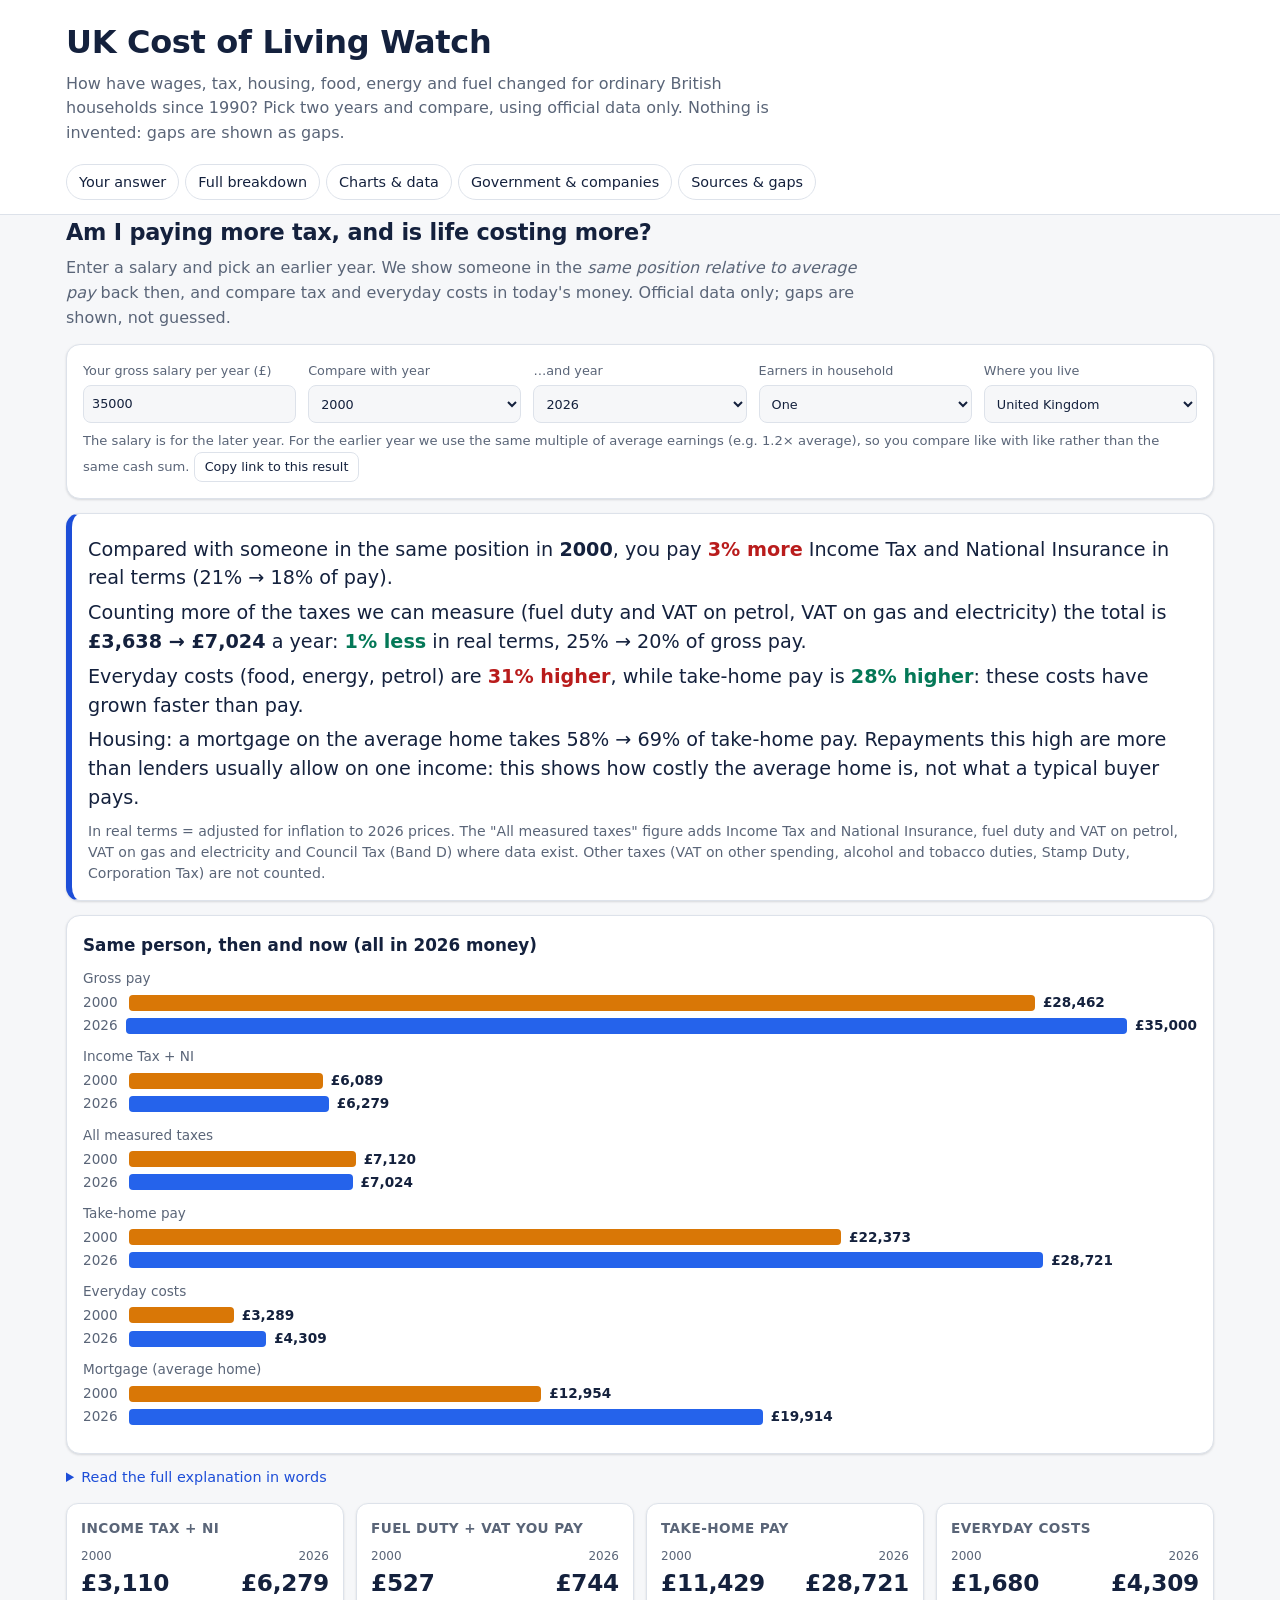
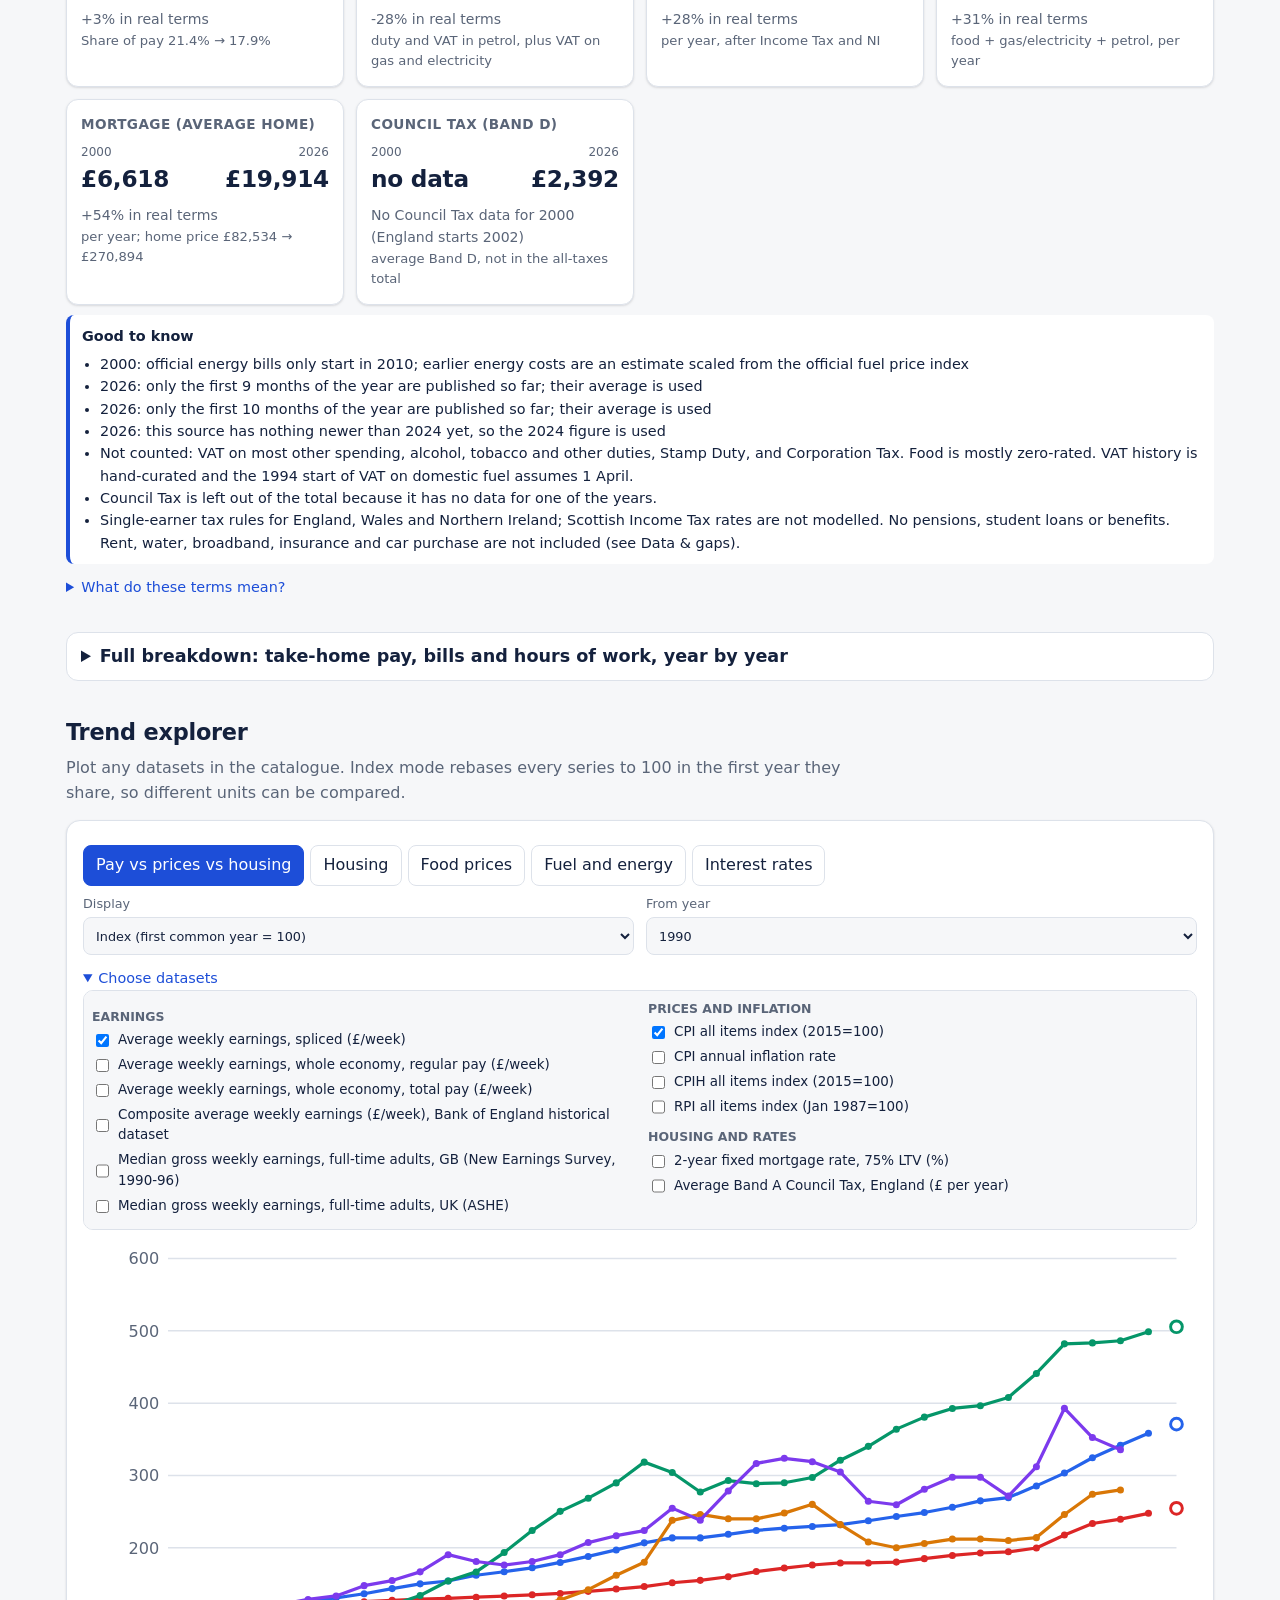
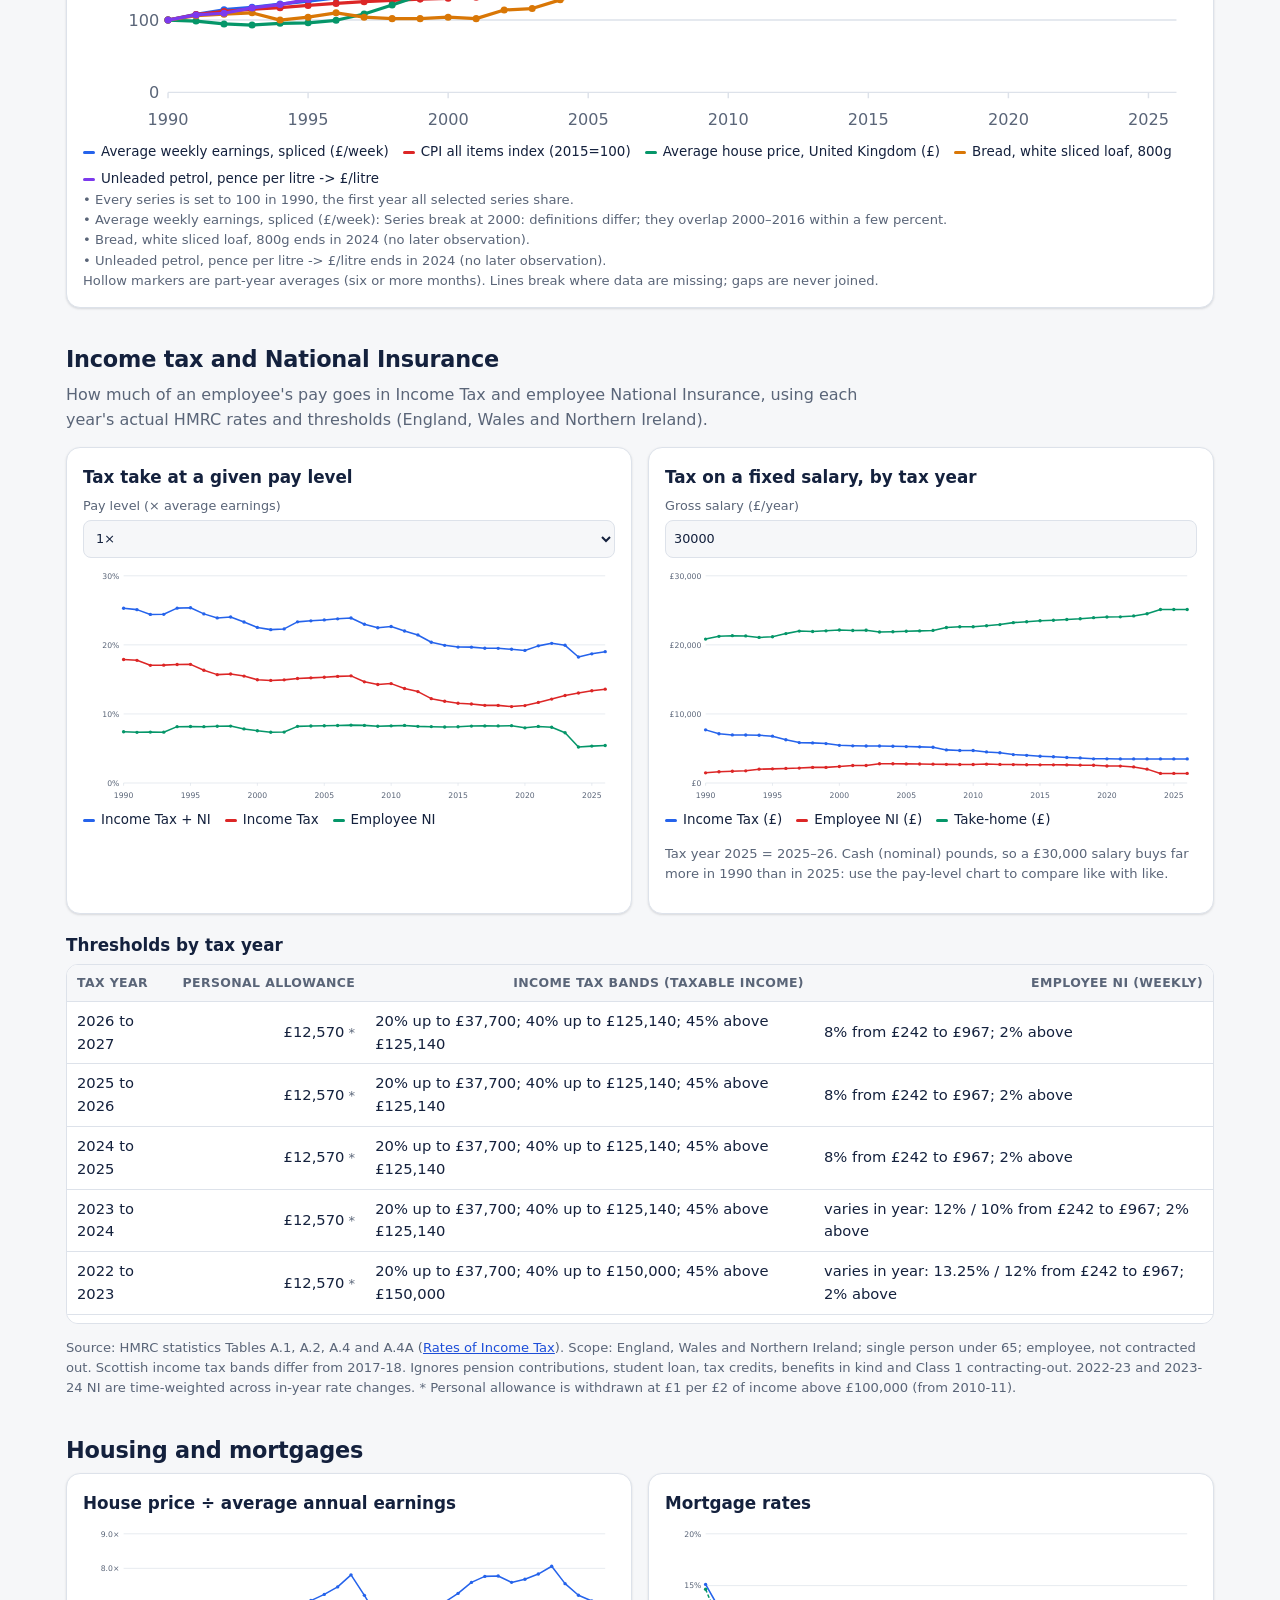
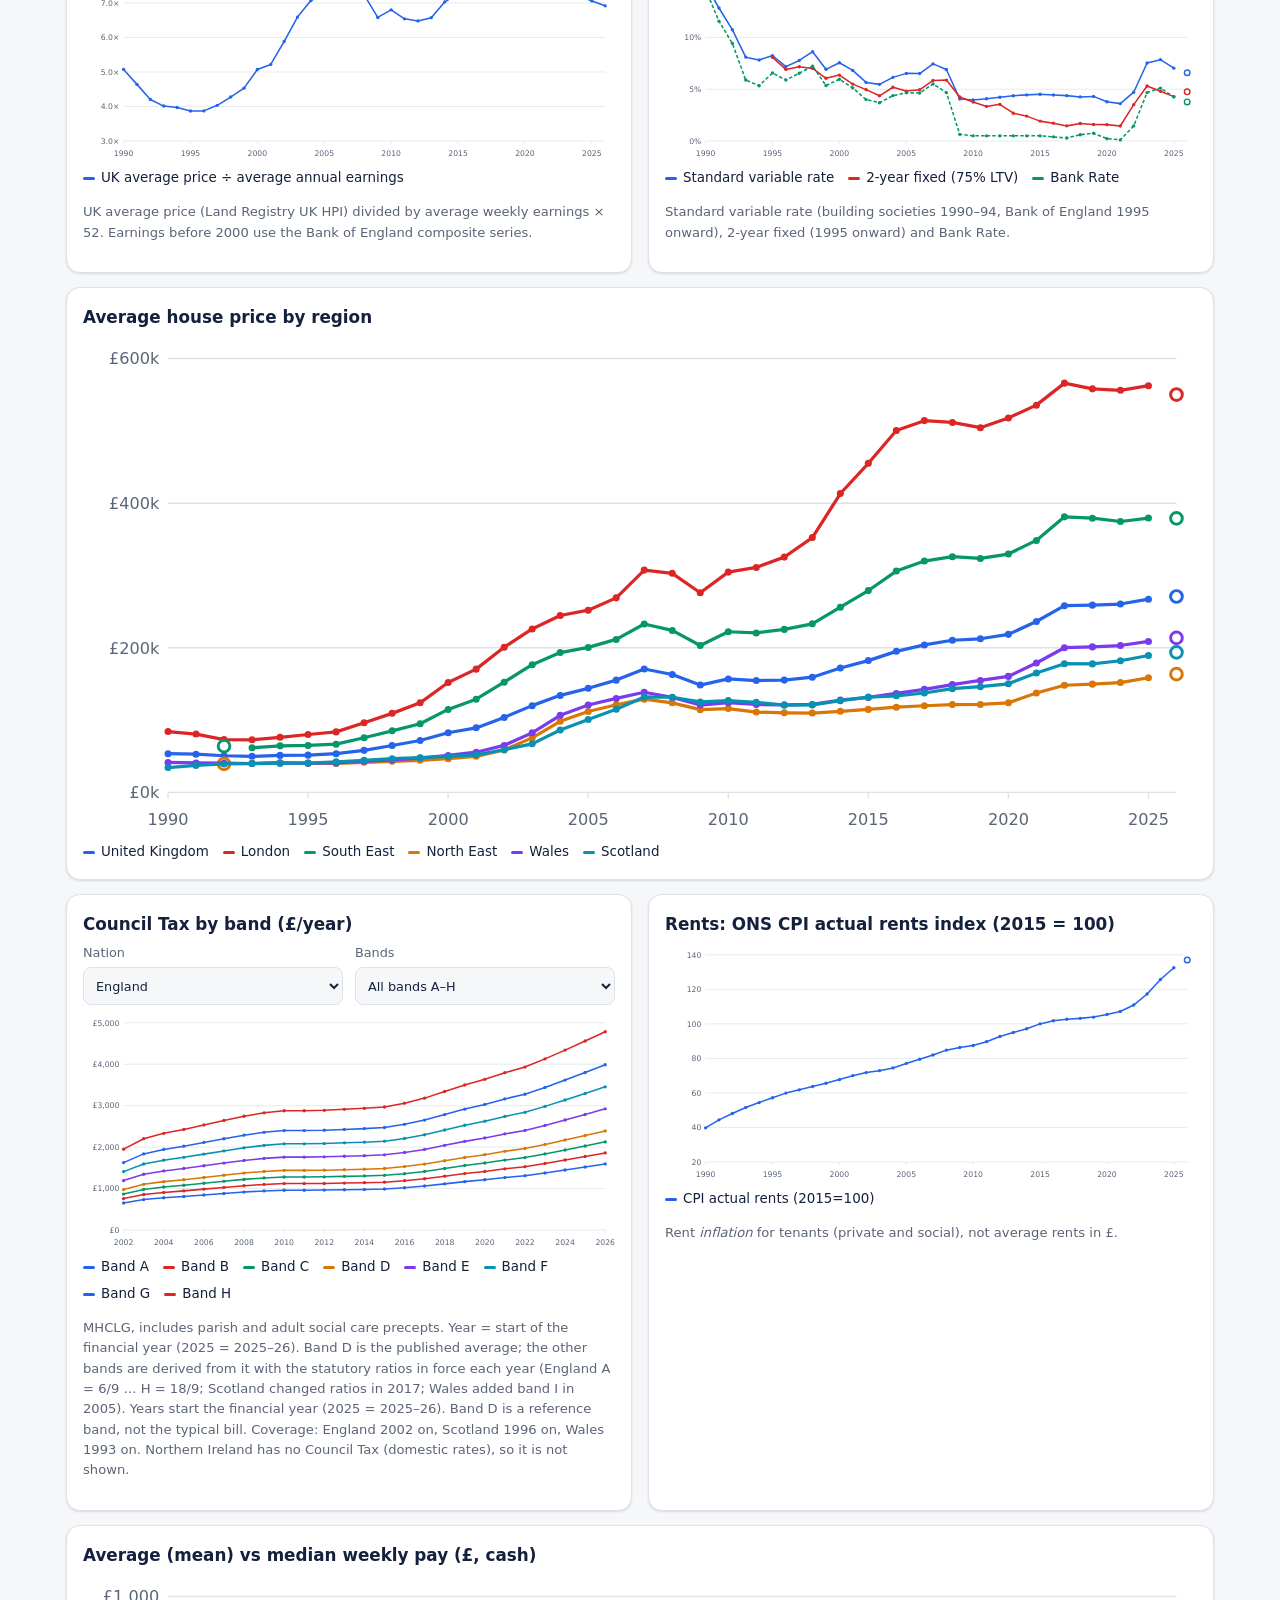
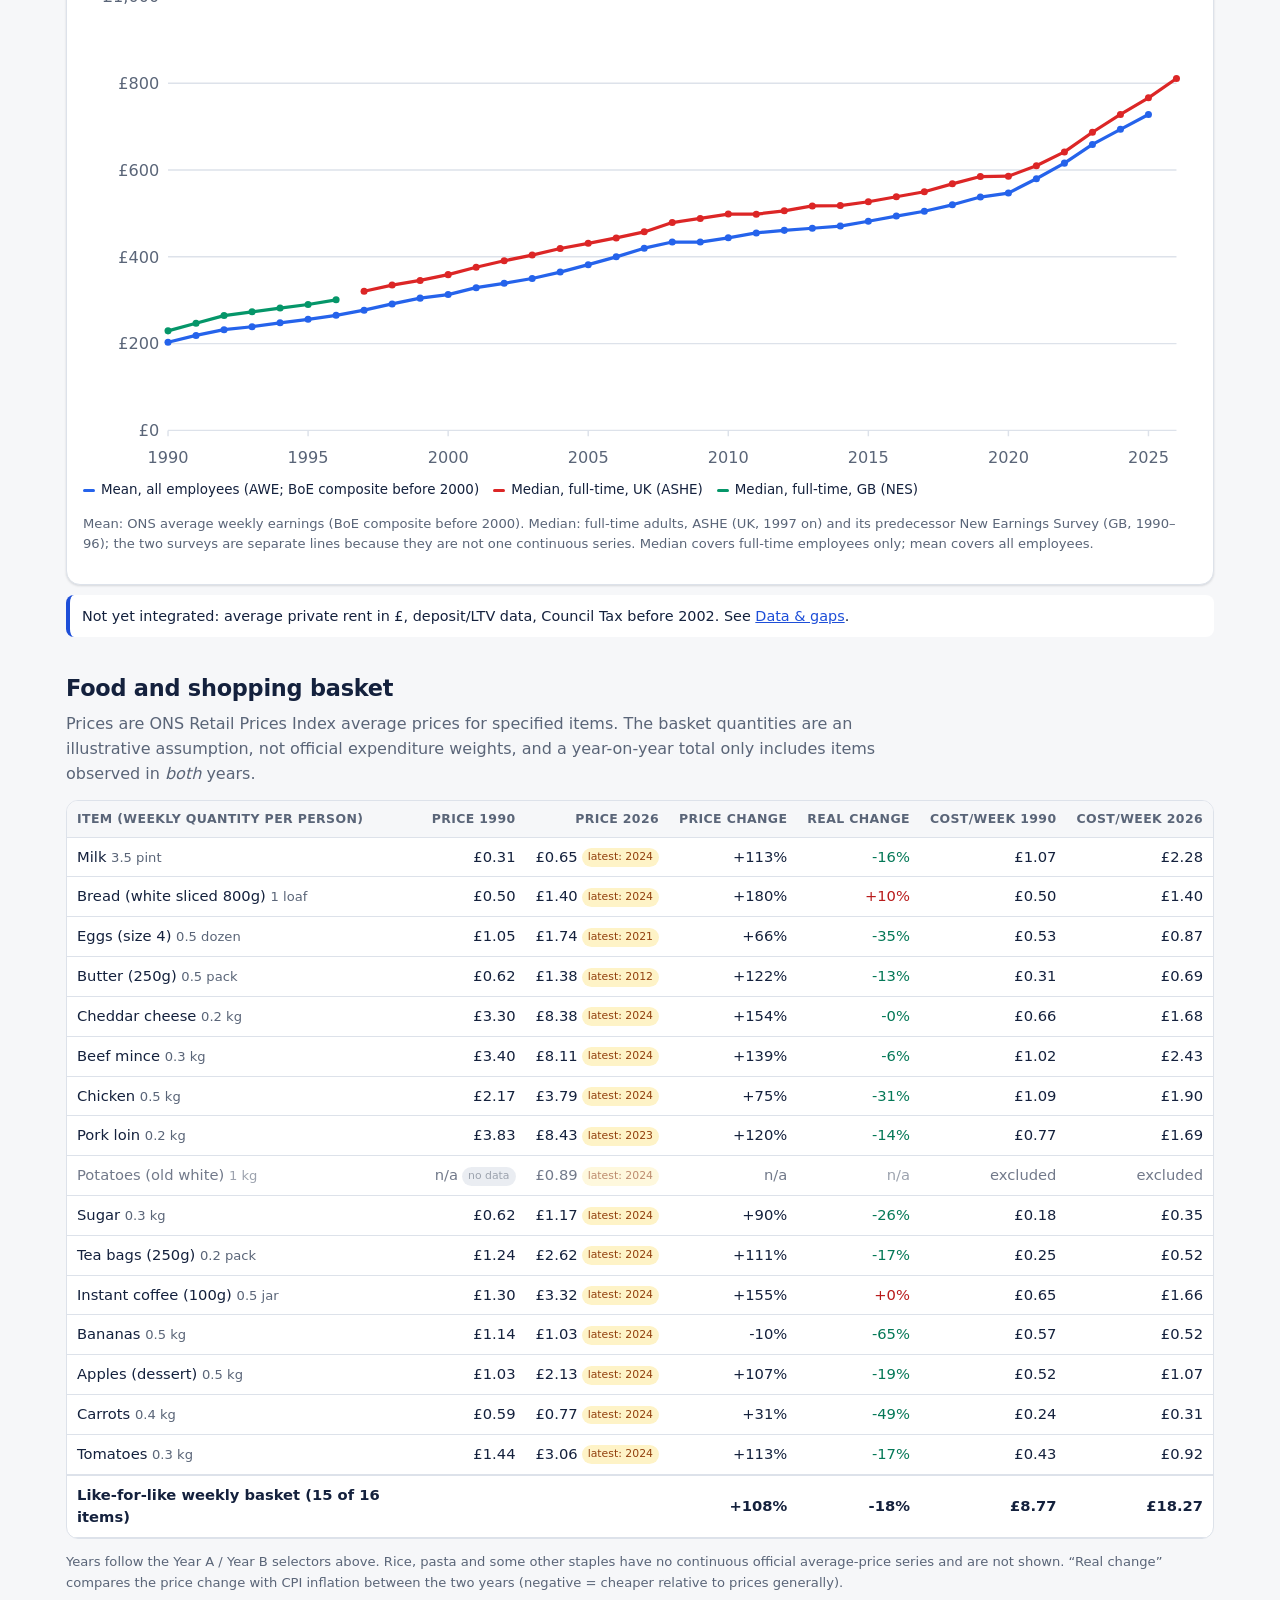
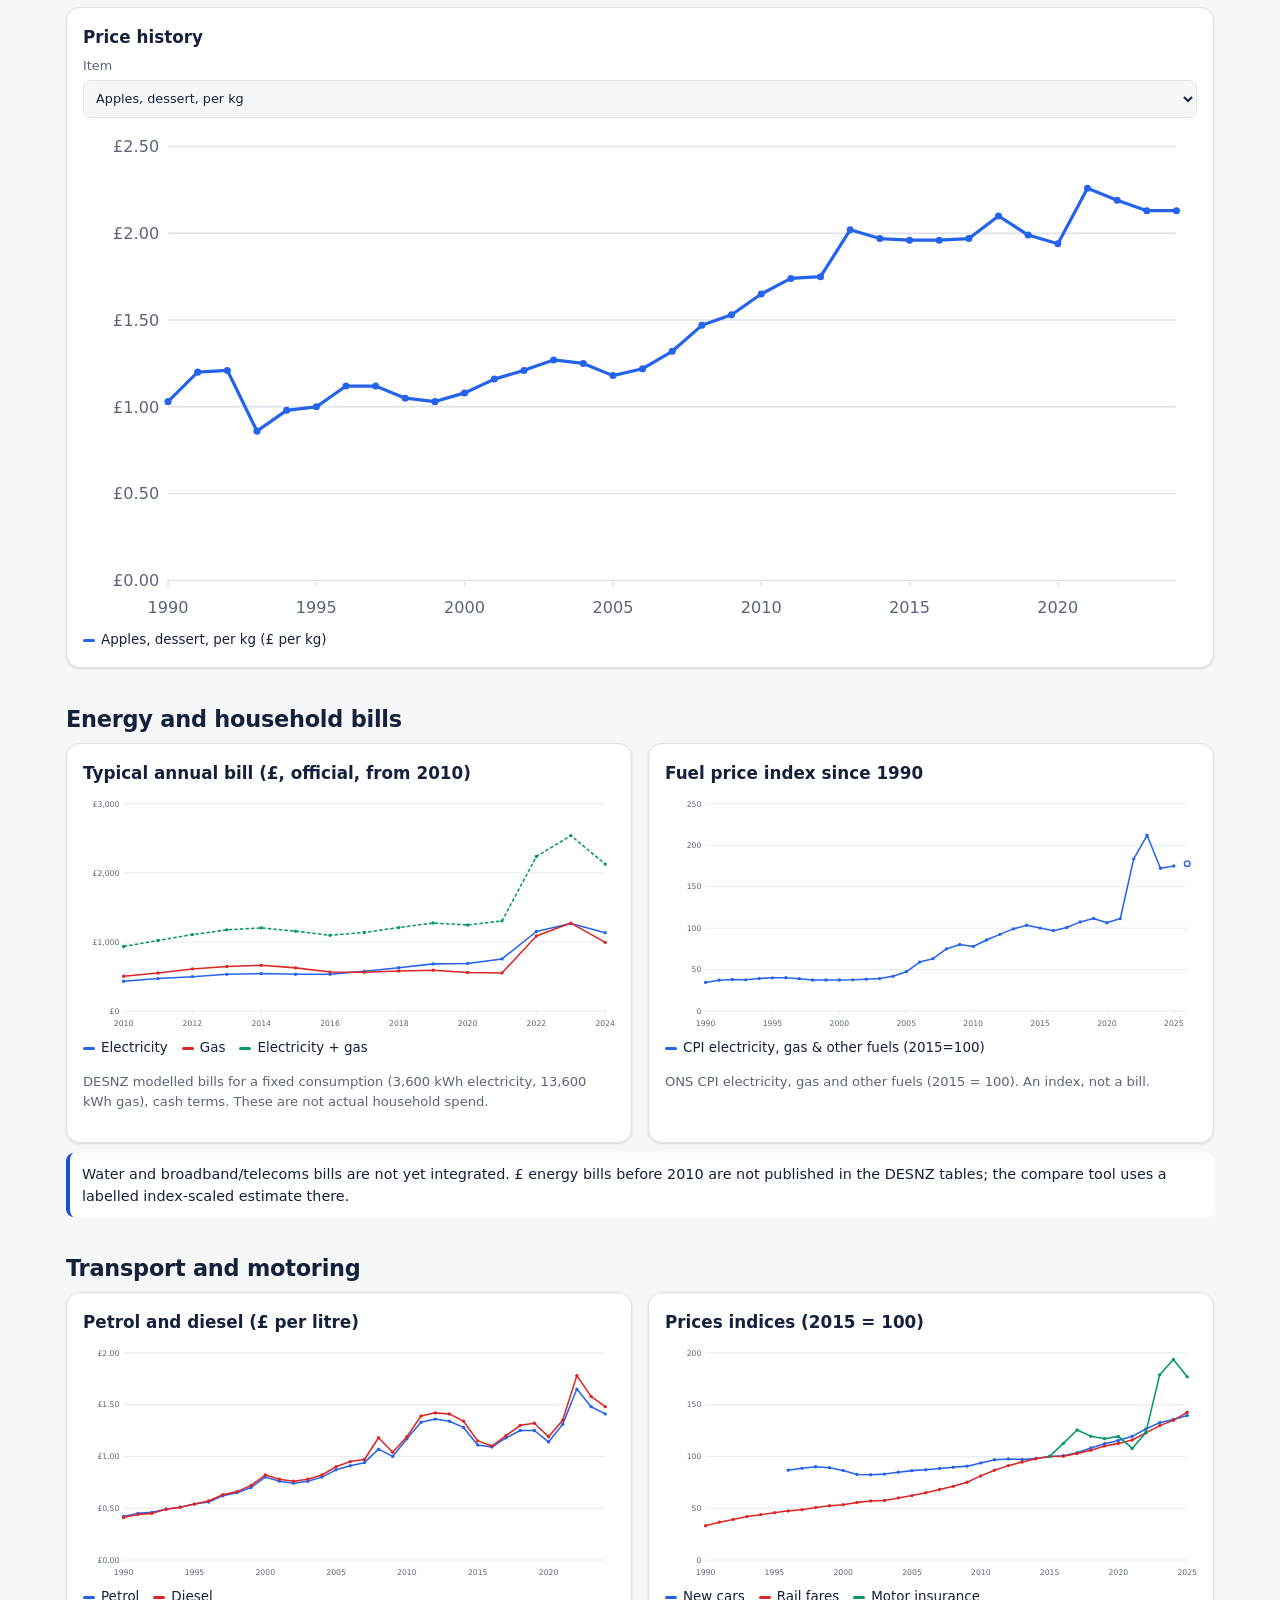
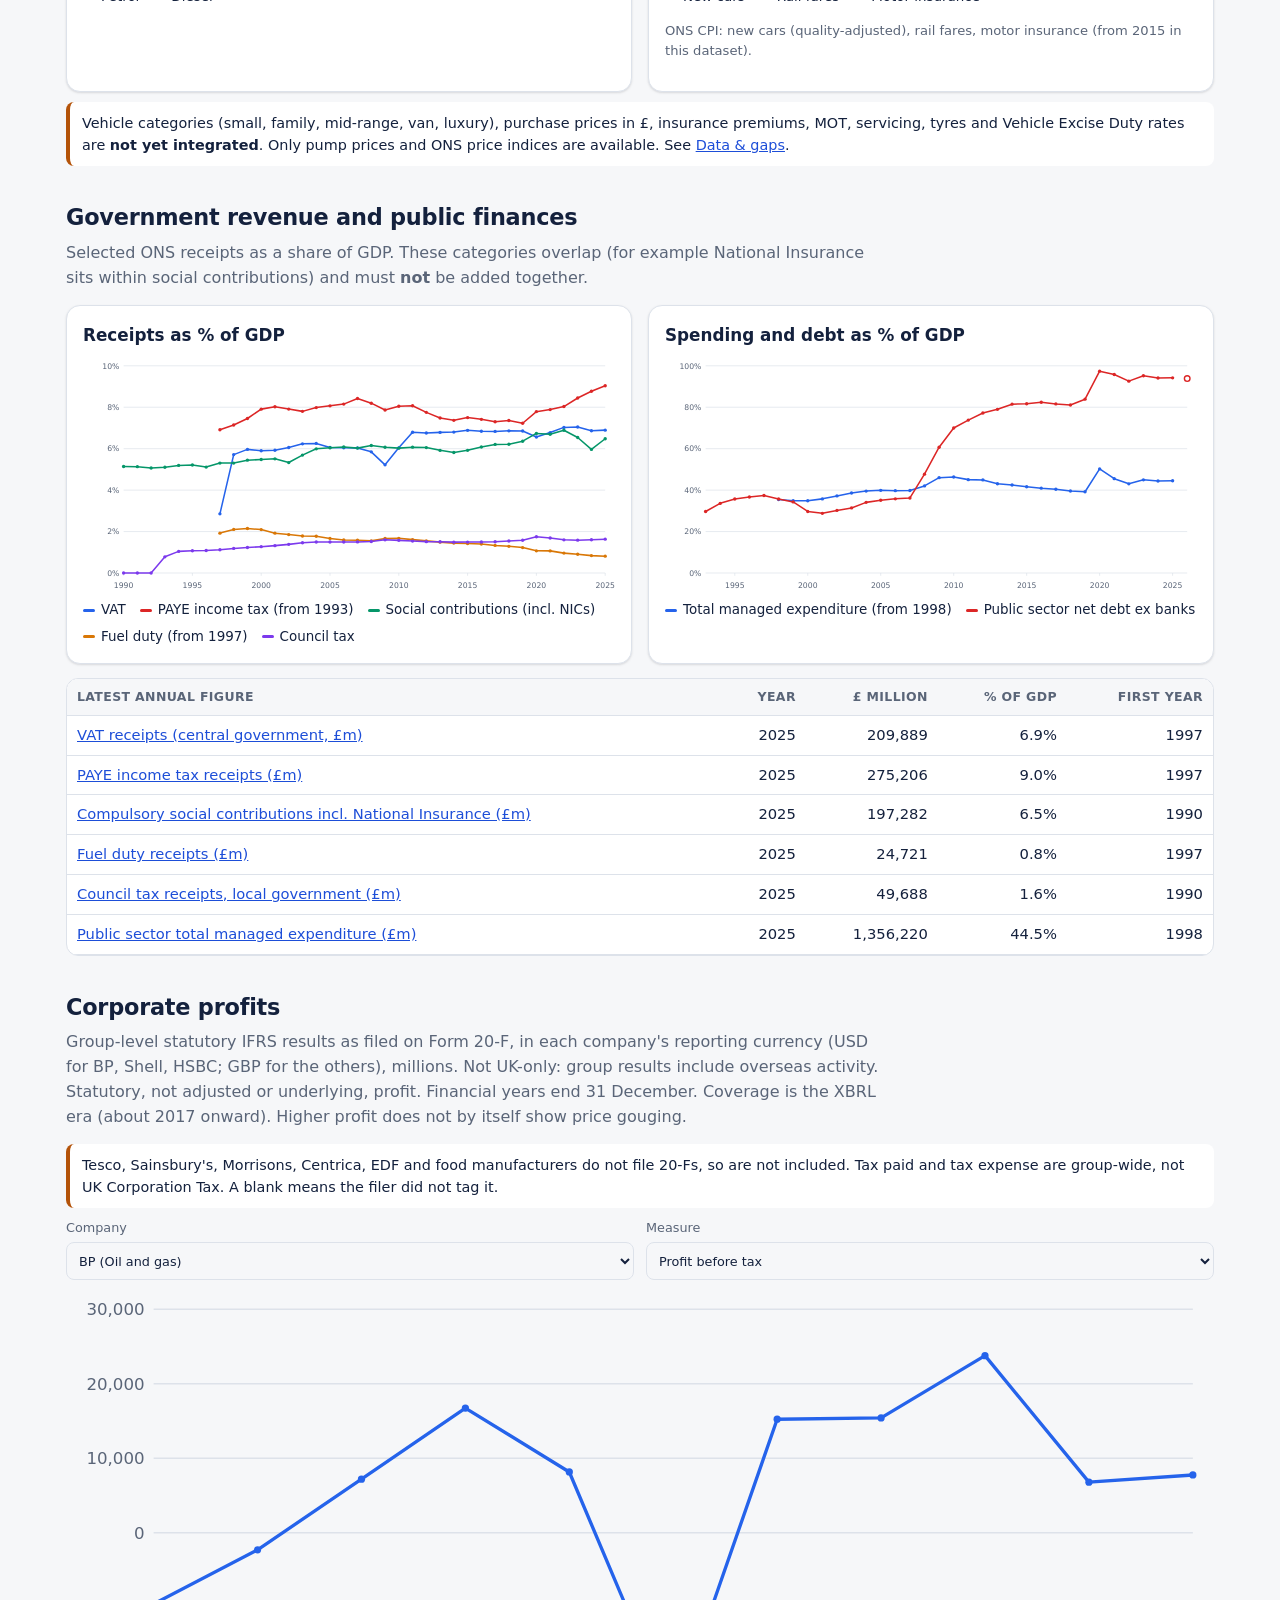
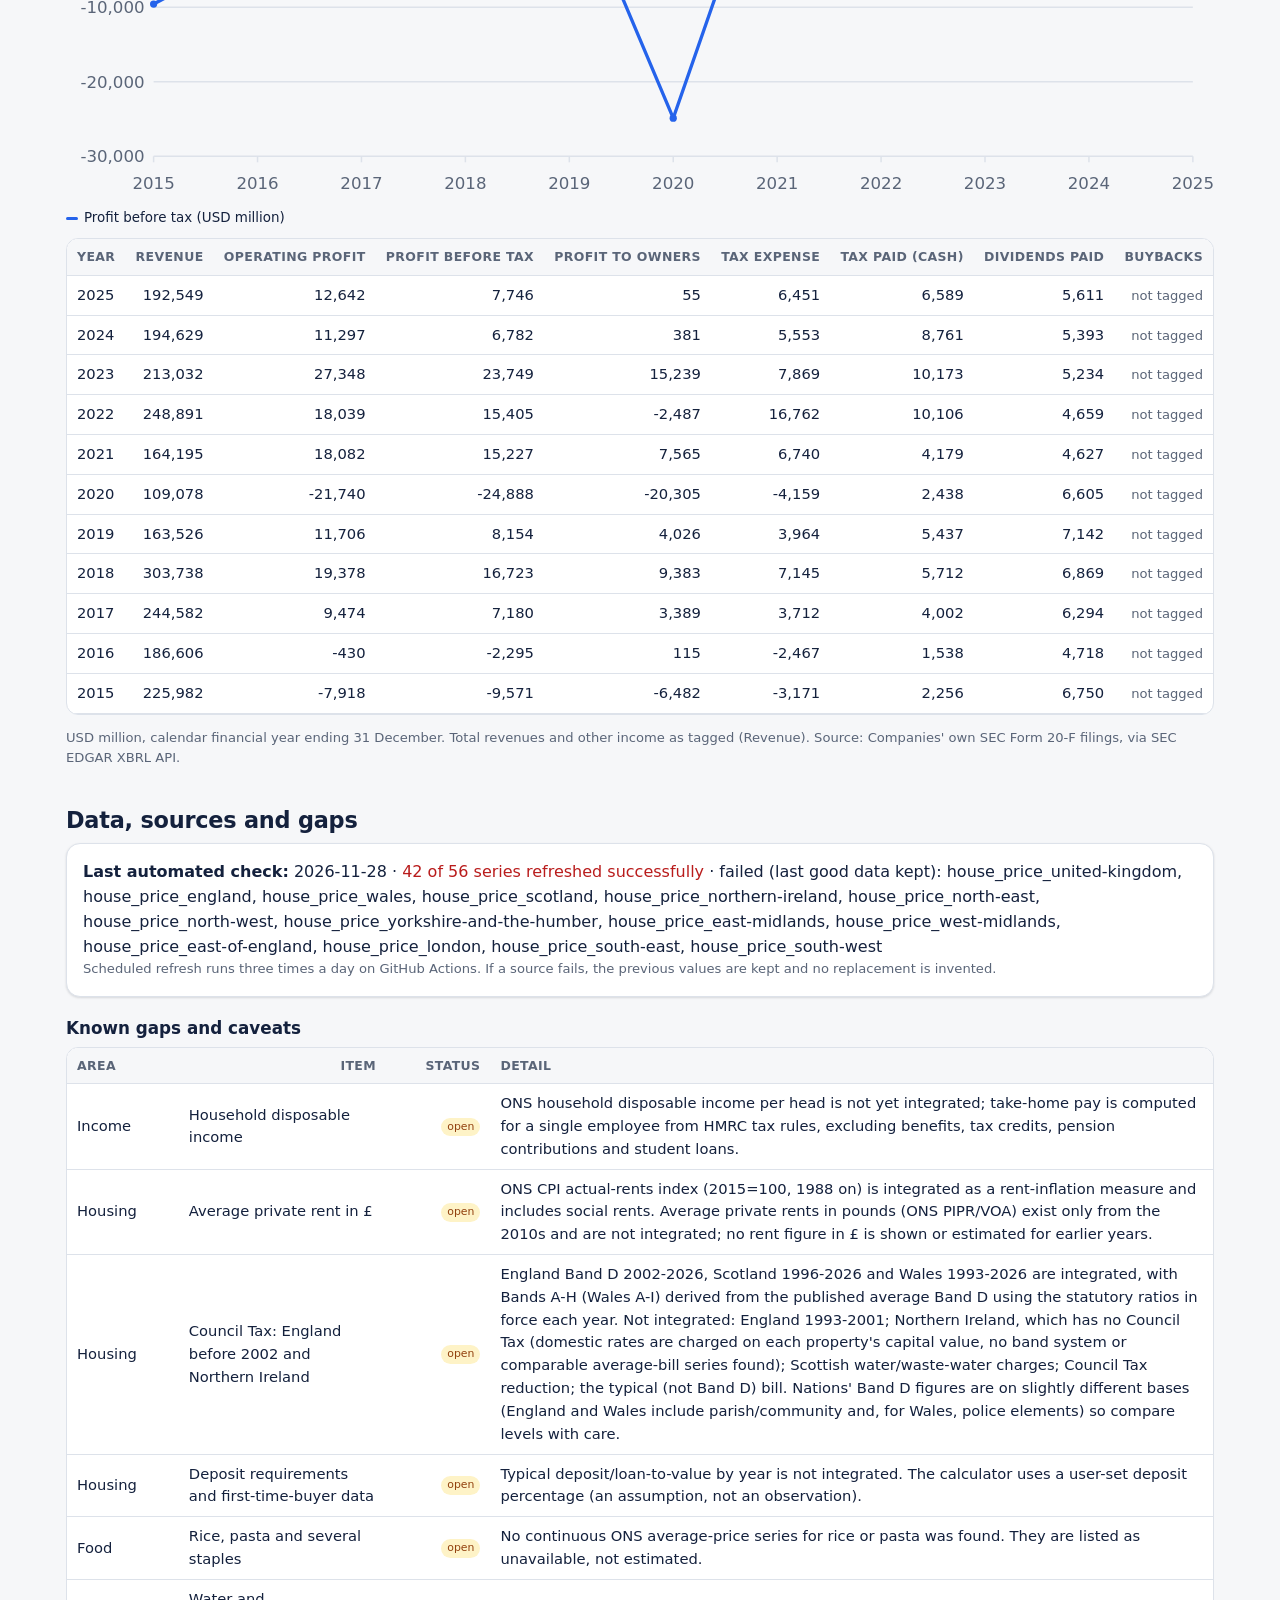
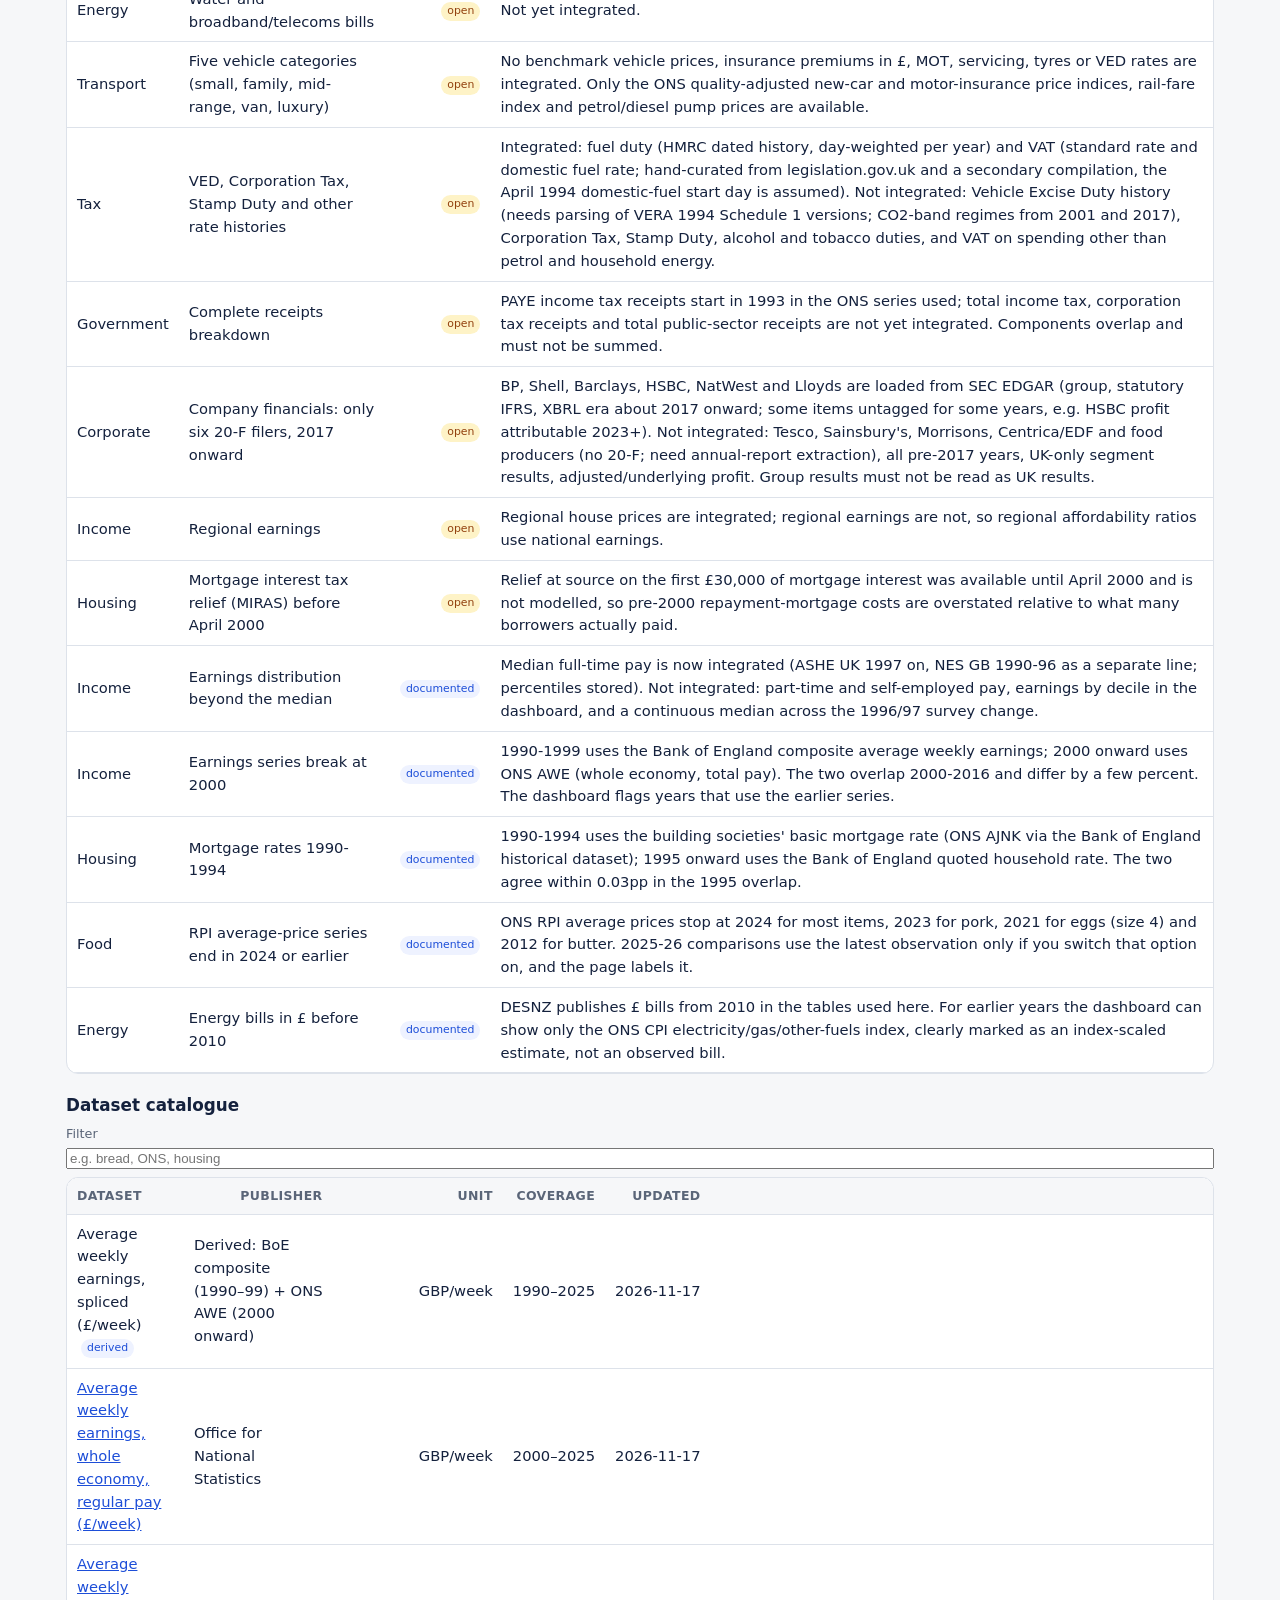
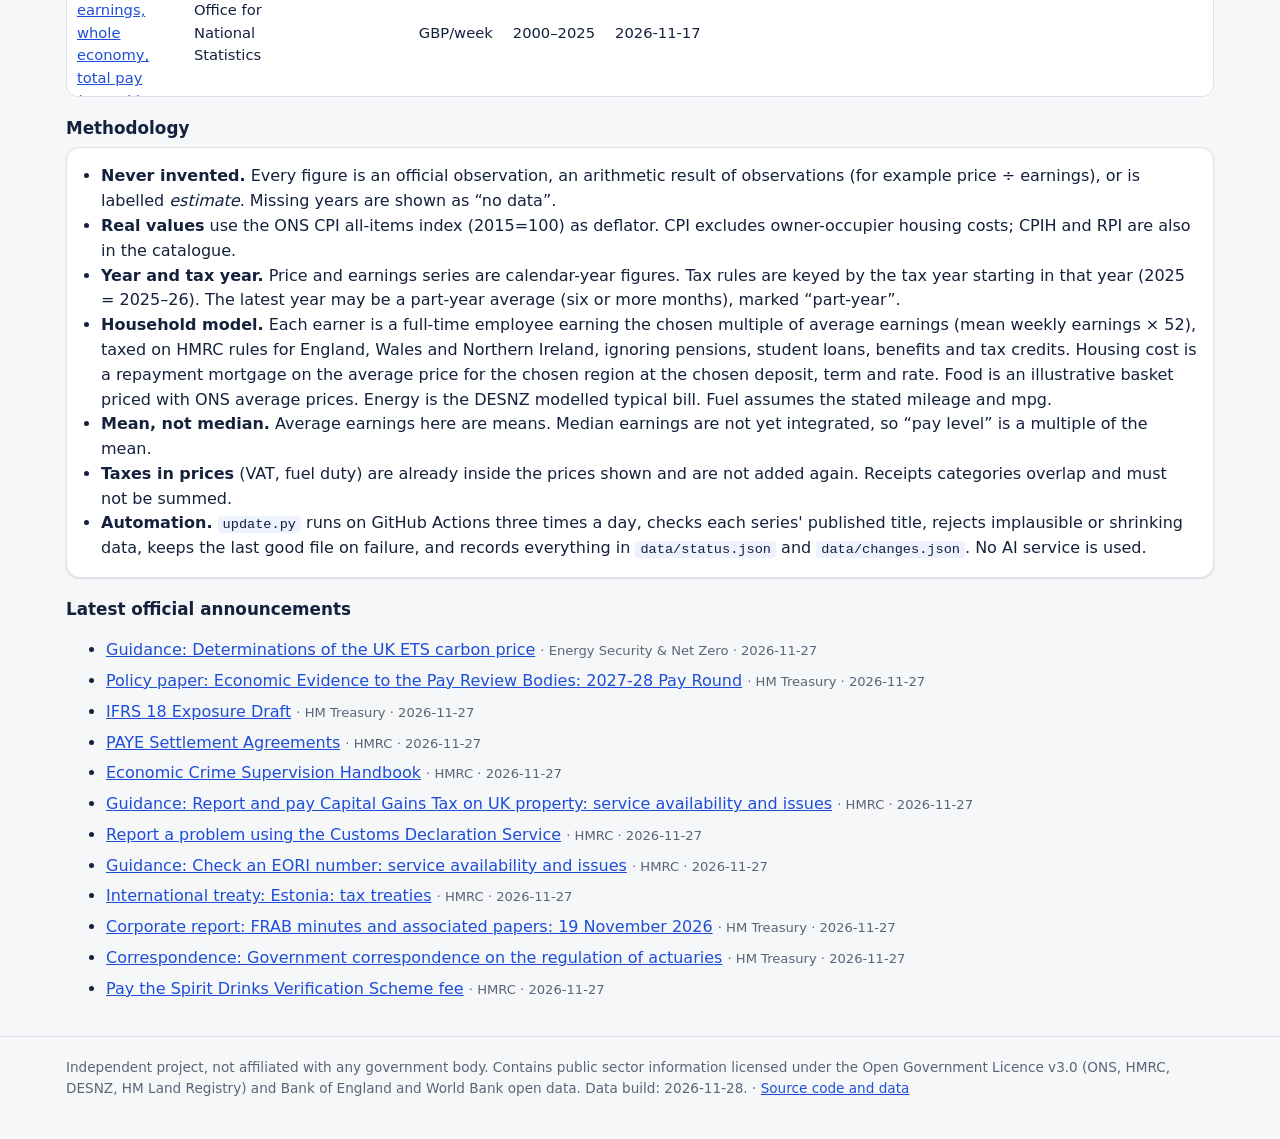
<file: index.html>
<!doctype html>
<html lang="en">
<head>
<meta charset="utf-8">
<meta name="viewport" content="width=device-width,initial-scale=1">
<title>UK Cost of Living Watch · 1990 to today</title>
<meta name="description" content="Compare UK household living costs between any two years since 1990 using official ONS, HMRC, Bank of England, Land Registry and DESNZ data.">
<link rel="stylesheet" href="assets/style.css">
</head>
<body>
<header class="site">
  <div class="wrap">
    <h1>UK Cost of Living Watch</h1>
    <p class="sub">How have wages, tax, housing, food, energy and fuel changed for ordinary British households since 1990? Pick two years and compare, using official data only. Nothing is invented: gaps are shown as gaps.</p>
    <nav class="top" aria-label="Sections"><a href="#quick">Your answer</a><a href="#compare">Full breakdown</a><a href="#trends">Charts &amp; data</a><a href="#government">Government &amp; companies</a><a href="#data">Sources &amp; gaps</a></nav>
  </div>
</header>

<main class="wrap">
  <noscript><div class="notice bad">This dashboard needs JavaScript to draw charts and run the comparison.</div></noscript>
  <div id="loaderror" class="notice bad" hidden></div>

  <section id="quick">
    <h2>Am I paying more tax, and is life costing more?</h2>
    <p class="lead">Enter a salary and pick an earlier year. We show someone in the <em>same position relative to average pay</em> back then, and compare tax and everyday costs in today's money. Official data only; gaps are shown, not guessed.</p>
    <div class="panel">
      <div class="controls">
        <label>Your gross salary per year (£)<input type="number" id="qSalary" min="5000" max="500000" step="500" value="35000" inputmode="numeric"></label>
        <label>Compare with year<select id="qFrom"></select></label>
        <label>…and year<select id="qTo"></select></label>
        <label>Earners in household<select id="qEarners"><option value="1">One</option><option value="2">Two (each on this salary)</option></select></label>
        <label>Where you live<select id="qRegion"></select></label>
      </div>
      <p class="small" style="margin:8px 0 0">The salary is for the later year. For the earlier year we use the same multiple of average earnings (e.g. 1.2× average), so you compare like with like rather than the same cash sum. <button type="button" id="qCopy" style="min-height:30px;padding:3px 10px;font-size:.8rem">Copy link to this result</button> <span id="qCopied" class="small"></span></p>
    </div>
    <div id="qBig" class="panel big" style="margin-top:14px" aria-live="polite"></div>
    <div class="panel" style="margin-top:14px"><h3>Same person, then and now (all in <span id="qBarsYear"></span> money)</h3><div id="qBars"></div></div>
    <details class="adv" style="margin-top:12px"><summary>Read the full explanation in words</summary><div id="qHeadline" class="panel" style="margin-top:8px"></div></details>
    <div id="qCards" class="grid" style="margin-top:14px"></div>
    <div id="qNotes"></div>
    <details class="adv"><summary>What do these terms mean?</summary>
      <ul class="small" style="line-height:1.6">
        <li><b>In today's money / real terms:</b> older amounts are scaled up by official consumer-price inflation (ONS CPI), so £1 then and now buy the same. If a figure is up in real terms, it grew faster than prices.</li>
        <li><b>Income tax + NI:</b> tax and employee National Insurance on pay, calculated from HMRC's rates for each year. Not included: VAT, fuel duty, Council Tax and other taxes.</li>
        <li><b>Everyday costs:</b> a fixed illustrative weekly food shop, typical gas and electricity bill and petrol for a typical year's driving.</li>
        <li><b>Housing:</b> repayments on a mortgage for the average home in your region (10% deposit, 25 years, standard variable rate), not rent.</li>
        <li><b>Part-year / latest / estimate:</b> the latest year may have only part-year data, or a series may end earlier; each such figure is labelled.</li>
      </ul></details>
  </section>

  <section id="compare">
    <details id="compareDetails"><summary class="bigsum">Full breakdown: take-home pay, bills and hours of work, year by year</summary>
    <h2 style="margin-top:12px">Detailed comparison: a household in two years</h2>
    <p class="lead">A full-time employee (or two) earning a chosen multiple of average earnings, who buys the average home in the chosen region, does a weekly shop, heats the home and runs a petrol car. Tax and National Insurance are calculated from the real HMRC rules for each tax year.</p>
    <div class="panel">
      <div class="controls">
        <label>Year A<select id="yearA"></select></label>
        <label>Year B<select id="yearB"></select></label>
        <label>Household<select id="earners"><option value="1">One earner</option><option value="2">Two earners (each at this level)</option></select></label>
        <label>Pay level (× average earnings)<select id="level">
          <option value="0.5">0.5× (low pay)</option><option value="0.75">0.75×</option><option value="1" selected>1× (average)</option>
          <option value="1.5">1.5×</option><option value="2">2×</option><option value="3">3×</option></select></label>
        <label>Region (house prices)<select id="region"></select></label>
        <label>Show amounts<select id="view"><option value="nominal">As paid at the time (nominal)</option><option value="real" selected>In Year B prices (inflation-adjusted)</option></select></label>
      </div>
      <details class="adv"><summary>Assumptions you can change</summary>
        <div class="controls" style="margin-top:10px">
          <label>Deposit (% of price)<input type="number" id="deposit" min="0" max="95" step="1" value="10"></label>
          <label>Mortgage term (years)<input type="number" id="term" min="5" max="40" step="1" value="25"></label>
          <label>Mortgage rate<select id="mtype"><option value="svr">Standard variable rate (1990 onward)</option><option value="fixed2">2-year fixed, 75% LTV (1995 onward)</option></select></label>
          <label>Hours in a working week<input type="number" id="hours" min="10" max="60" step="0.5" value="37.5"></label>
          <label>Car miles per year<input type="number" id="miles" min="0" max="30000" step="100" value="7400"></label>
          <label>Car efficiency (mpg)<input type="number" id="mpg" min="10" max="100" step="1" value="40"></label>
          <label class="check"><input type="checkbox" id="carry" checked> If a series has no figure for a year, use its latest observation (labelled)</label>
        </div>
      </details>
    </div>
    <div id="compareNotices"></div>
    <div id="kpis" class="grid" style="margin-top:14px"></div>

    <h3 style="margin-top:22px">Household balance</h3>
    <div class="tablewrap"><table id="balance"></table></div>
    <p class="small" id="balanceNote"></p>

    <h3 style="margin-top:22px">How many hours of work does it take to buy…?</h3>
    <p class="small">Hours of take-home pay at the chosen pay level. Prices are ONS RPI average prices, DESNZ bills and Land Registry/BoE-based mortgage costs.</p>
    <div class="tablewrap"><table id="hours"></table></div>
    </details>
  </section>

  <section id="trends">
    <h2>Trend explorer</h2>
    <p class="lead">Plot any datasets in the catalogue. Index mode rebases every series to 100 in the first year they share, so different units can be compared.</p>
    <div class="panel">
      <div class="pills" id="presets"></div>
      <div class="controls">
        <label>Display<select id="tmode"><option value="index">Index (first common year = 100)</option><option value="real">Real terms (£ series in latest-year prices)</option><option value="raw">Raw values (same unit only)</option></select></label>
        <label>From year<select id="tfrom"></select></label>
      </div>
      <details class="adv" open><summary>Choose datasets</summary><div class="seriespick" id="picker"></div></details>
      <div id="trendChart"></div>
      <div id="trendNote" class="small"></div>
    </div>
  </section>

  <section id="tax">
    <h2>Income tax and National Insurance</h2>
    <p class="lead">How much of an employee's pay goes in Income Tax and employee National Insurance, using each year's actual HMRC rates and thresholds (England, Wales and Northern Ireland).</p>
    <div class="split">
      <div class="panel"><h3>Tax take at a given pay level</h3>
        <div class="controls"><label>Pay level (× average earnings)<select id="taxLevel"><option value="0.5">0.5×</option><option value="1" selected>1×</option><option value="2">2×</option><option value="3">3×</option></select></label></div>
        <div id="taxChart"></div></div>
      <div class="panel"><h3>Tax on a fixed salary, by tax year</h3>
        <div class="controls"><label>Gross salary (£/year)<input type="number" id="taxSalary" min="0" step="500" value="30000"></label></div>
        <div id="taxFixed"></div><p class="small">Tax year 2025 = 2025–26. Cash (nominal) pounds, so a £30,000 salary buys far more in 1990 than in 2025: use the pay-level chart to compare like with like.</p></div>
    </div>
    <h3 style="margin-top:18px">Thresholds by tax year</h3>
    <div class="tablewrap" style="max-height:360px"><table id="taxRules"></table></div>
    <p class="small" id="taxScope"></p>
  </section>

  <section id="housing">
    <h2>Housing and mortgages</h2>
    <div class="split">
      <div class="panel"><h3>House price ÷ average annual earnings</h3><div id="p2eChart"></div><p class="small">UK average price (Land Registry UK HPI) divided by average weekly earnings × 52. Earnings before 2000 use the Bank of England composite series.</p></div>
      <div class="panel"><h3>Mortgage rates</h3><div id="rateChart"></div><p class="small">Standard variable rate (building societies 1990–94, Bank of England 1995 onward), 2-year fixed (1995 onward) and Bank Rate.</p></div>
    </div>
    <div class="panel" style="margin-top:14px"><h3>Average house price by region</h3><div id="regionChart"></div></div>
    <div class="split" style="margin-top:14px">
      <div class="panel"><h3>Council Tax by band (£/year)</h3><div class="controls"><label>Nation<select id="ctNation"><option value="">England</option><option value="scotland_">Scotland</option><option value="wales_">Wales</option></select></label><label>Bands<select id="ctBands"><option value="all">All bands A–H</option><option value="adh">A, D and H</option></select></label></div><div id="ctChart"></div><p class="small">MHCLG, includes parish and adult social care precepts. Year = start of the financial year (2025 = 2025–26). Band D is the published average; the other bands are derived from it with the statutory ratios in force each year (England A = 6/9 … H = 18/9; Scotland changed ratios in 2017; Wales added band I in 2005). Years start the financial year (2025 = 2025–26). Band D is a reference band, not the typical bill. Coverage: England 2002 on, Scotland 1996 on, Wales 1993 on. Northern Ireland has no Council Tax (domestic rates), so it is not shown.</p></div>
      <div class="panel"><h3>Rents: ONS CPI actual rents index (2015 = 100)</h3><div id="rentChart"></div><p class="small">Rent <em>inflation</em> for tenants (private and social), not average rents in £.</p></div>
    </div>
    <div class="panel" style="margin-top:14px"><h3>Average (mean) vs median weekly pay (£, cash)</h3><div id="medianChart"></div><p class="small">Mean: ONS average weekly earnings (BoE composite before 2000). Median: full-time adults, ASHE (UK, 1997 on) and its predecessor New Earnings Survey (GB, 1990–96); the two surveys are separate lines because they are not one continuous series. Median covers full-time employees only; mean covers all employees.</p></div>
    <div class="notice info">Not yet integrated: average private rent in £, deposit/LTV data, Council Tax before 2002. See <a href="#data">Data &amp; gaps</a>.</div>
  </section>

  <section id="food">
    <h2>Food and shopping basket</h2>
    <p class="lead">Prices are ONS Retail Prices Index average prices for specified items. The basket quantities are an illustrative assumption, not official expenditure weights, and a year-on-year total only includes items observed in <em>both</em> years.</p>
    <div class="tablewrap"><table id="basket"></table></div>
    <p class="small" id="basketNote"></p>
    <div class="panel" style="margin-top:14px"><h3>Price history</h3>
      <div class="controls"><label>Item<select id="foodItem"></select></label></div><div id="foodChart"></div></div>
  </section>

  <section id="energy">
    <h2>Energy and household bills</h2>
    <div class="split">
      <div class="panel"><h3>Typical annual bill (£, official, from 2010)</h3><div id="energyBills"></div><p class="small">DESNZ modelled bills for a fixed consumption (3,600 kWh electricity, 13,600 kWh gas), cash terms. These are not actual household spend.</p></div>
      <div class="panel"><h3>Fuel price index since 1990</h3><div id="energyIndex"></div><p class="small">ONS CPI electricity, gas and other fuels (2015 = 100). An index, not a bill.</p></div>
    </div>
    <div class="notice info">Water and broadband/telecoms bills are not yet integrated. £ energy bills before 2010 are not published in the DESNZ tables; the compare tool uses a labelled index-scaled estimate there.</div>
  </section>

  <section id="transport">
    <h2>Transport and motoring</h2>
    <div class="split">
      <div class="panel"><h3>Petrol and diesel (£ per litre)</h3><div id="fuelChart"></div></div>
      <div class="panel"><h3>Prices indices (2015 = 100)</h3><div id="transIndex"></div><p class="small">ONS CPI: new cars (quality-adjusted), rail fares, motor insurance (from 2015 in this dataset).</p></div>
    </div>
    <div class="notice warn">Vehicle categories (small, family, mid-range, van, luxury), purchase prices in £, insurance premiums, MOT, servicing, tyres and Vehicle Excise Duty rates are <b>not yet integrated</b>. Only pump prices and ONS price indices are available. See <a href="#data">Data &amp; gaps</a>.</div>
  </section>

  <section id="government">
    <h2>Government revenue and public finances</h2>
    <p class="lead">Selected ONS receipts as a share of GDP. These categories overlap (for example National Insurance sits within social contributions) and must <b>not</b> be added together.</p>
    <div class="split">
      <div class="panel"><h3>Receipts as % of GDP</h3><div id="rcptChart"></div></div>
      <div class="panel"><h3>Spending and debt as % of GDP</h3><div id="debtChart"></div></div>
    </div>
    <div class="tablewrap" style="margin-top:14px"><table id="rcptTable"></table></div>
  </section>

  <section id="corporate">
    <h2>Corporate profits</h2>
    <div id="corpBody"></div>
  </section>

  <section id="data">
    <h2>Data, sources and gaps</h2>
    <div id="statusBox" class="panel"></div>
    <h3 style="margin-top:18px">Known gaps and caveats</h3>
    <div id="gaps"></div>
    <h3 style="margin-top:18px">Dataset catalogue</h3>
    <div class="controls"><label>Filter<input type="search" id="catFilter" placeholder="e.g. bread, ONS, housing"></label></div>
    <div class="tablewrap" style="margin-top:8px;max-height:520px"><table id="catalogue"></table></div>
    <h3 style="margin-top:18px">Methodology</h3>
    <div class="panel" id="method"></div>
    <h3 style="margin-top:18px">Latest official announcements</h3>
    <ul class="news" id="news"></ul>
  </section>
</main>

<footer><div class="wrap">
  Independent project, not affiliated with any government body. Contains public sector information licensed under the Open Government Licence v3.0 (ONS, HMRC, DESNZ, HM Land Registry) and Bank of England and World Bank open data.
  <span id="genStamp"></span> · <a href="https://github.com/scarab0793/Cost-of-Living-Watch-UK">Source code and data</a>
</div></footer>

<script src="assets/calc.js"></script>
<script src="assets/charts.js"></script>
<script src="assets/app.js"></script>
</body>
</html>
</file>
<file: assets/style.css>
:root{--bg:#f6f7f9;--panel:#fff;--ink:#14213d;--muted:#5a6578;--line:#dde2ea;--accent:#1d4ed8;--accent-ink:#fff;--good:#047857;--bad:#b91c1c;--warn:#b45309;--chip:#eef2ff;--shadow:0 1px 2px rgba(16,24,40,.06),0 1px 3px rgba(16,24,40,.08);
--c1:#2563eb;--c2:#dc2626;--c3:#059669;--c4:#d97706;--c5:#7c3aed;--c6:#0891b2}
@media(prefers-color-scheme:dark){:root{--bg:#0d1420;--panel:#162030;--ink:#e8eef8;--muted:#a3b1c6;--line:#2b3a50;--accent:#6ea0ff;--accent-ink:#0d1420;--good:#34d399;--bad:#f87171;--warn:#fbbf24;--chip:#1c2b45;--shadow:none;
--c1:#6ea0ff;--c2:#f87171;--c3:#34d399;--c4:#fbbf24;--c5:#a78bfa;--c6:#22d3ee}}
*{box-sizing:border-box}html{scroll-behavior:smooth}
body{margin:0;background:var(--bg);color:var(--ink);font:16px/1.55 system-ui,-apple-system,"Segoe UI",Roboto,Arial,sans-serif}
a{color:var(--accent)}
header.site{background:var(--panel);border-bottom:1px solid var(--line)}
.wrap{max-width:1180px;margin:0 auto;padding:0 16px}
header.site .wrap{padding-top:18px;padding-bottom:10px}
h1{font-size:clamp(1.4rem,3.5vw,2rem);margin:0 0 4px;letter-spacing:-.01em}
h2{font-size:1.4rem;margin:0 0 6px;letter-spacing:-.01em}
h3{font-size:1.05rem;margin:0 0 6px}
.sub{color:var(--muted);margin:0 0 10px;max-width:70ch}
nav.top{display:flex;gap:6px;flex-wrap:wrap;padding:8px 0 4px;overflow-x:auto}
nav.top a{padding:6px 12px;border:1px solid var(--line);border-radius:999px;text-decoration:none;color:var(--ink);background:var(--panel);font-size:.9rem;white-space:nowrap}
nav.top a:hover{border-color:var(--accent)}
main{padding:20px 0 40px}
section{margin:0 0 34px;scroll-margin-top:10px}
.panel{background:var(--panel);border:1px solid var(--line);border-radius:14px;padding:16px;box-shadow:var(--shadow)}
.lead{color:var(--muted);margin:0 0 14px;max-width:80ch}
.controls{display:grid;grid-template-columns:repeat(auto-fit,minmax(150px,1fr));gap:12px;align-items:end}
.controls label{display:flex;flex-direction:column;font-size:.8rem;color:var(--muted);gap:4px}
select,input[type=number],input[type=range]{font:inherit;color:var(--ink);background:var(--bg);border:1px solid var(--line);border-radius:8px;padding:7px 8px;min-height:38px;width:100%}
input[type=range]{padding:0}
.check{display:flex;flex-direction:row!important;align-items:center;gap:8px!important;font-size:.88rem!important;color:var(--ink)!important}
.check input{width:auto;min-height:0}
button,.btn{font:inherit;cursor:pointer;border:1px solid var(--line);background:var(--panel);color:var(--ink);border-radius:8px;padding:7px 12px;min-height:38px}
button.primary{background:var(--accent);color:var(--accent-ink);border-color:var(--accent)}
button[aria-pressed=true]{background:var(--accent);color:var(--accent-ink);border-color:var(--accent)}
details.adv{margin-top:12px}details.adv summary{cursor:pointer;color:var(--accent);font-size:.9rem}
.grid{display:grid;gap:12px;grid-template-columns:repeat(auto-fit,minmax(250px,1fr))}
.kpi{background:var(--panel);border:1px solid var(--line);border-radius:12px;padding:14px;box-shadow:var(--shadow)}
.kpi h3{font-size:.85rem;color:var(--muted);font-weight:600;margin:0 0 8px;text-transform:uppercase;letter-spacing:.03em}
.kpi .pair{display:flex;justify-content:space-between;gap:10px;align-items:baseline}
.kpi .yr{font-size:.75rem;color:var(--muted)}
.kpi .val{font-size:1.45rem;font-weight:700;letter-spacing:-.01em}
.kpi .delta{margin-top:8px;font-size:.88rem;color:var(--muted)}
.up{color:var(--bad)}.down{color:var(--good)}.flat{color:var(--muted)}
.small{font-size:.82rem;color:var(--muted)}
.badge{display:inline-block;font-size:.68rem;padding:1px 6px;border-radius:999px;background:var(--chip);color:var(--accent);margin-left:4px;vertical-align:middle;white-space:nowrap}
.badge.warn{background:#fef3c7;color:#92400e}
@media(prefers-color-scheme:dark){.badge.warn{background:#3a2d0a;color:#fbbf24}}
.badge.na{background:var(--line);color:var(--muted)}
.tablewrap{overflow-x:auto;border:1px solid var(--line);border-radius:12px;background:var(--panel)}
table{border-collapse:collapse;width:100%;font-size:.92rem}
th,td{padding:8px 10px;text-align:right;border-bottom:1px solid var(--line);white-space:nowrap}
th:first-child,td:first-child{text-align:left;white-space:normal}
thead th{background:var(--bg);font-size:.78rem;color:var(--muted);text-transform:uppercase;letter-spacing:.03em;position:sticky;top:0}
tr.total td{font-weight:700;border-top:2px solid var(--line)}
tr.group td{background:var(--bg);font-weight:600;color:var(--muted);font-size:.8rem;text-transform:uppercase;letter-spacing:.04em}
.chart{width:100%;margin-top:8px}
.chart svg{width:100%;height:auto;display:block;touch-action:pan-y}
.chart .axis text{fill:var(--muted);font-size:11px}
.chart .grid line{stroke:var(--line)}
.legend{display:flex;flex-wrap:wrap;gap:6px 14px;font-size:.84rem;margin:6px 0 0}
.legend span{display:inline-flex;align-items:center;gap:6px}
.legend i{width:12px;height:3px;border-radius:2px;display:inline-block}
.tip{position:absolute;pointer-events:none;background:var(--panel);border:1px solid var(--line);border-radius:8px;padding:6px 9px;font-size:.8rem;box-shadow:0 4px 14px rgba(0,0,0,.18);z-index:5;max-width:260px}
.charthost{position:relative}
.notice{border-left:4px solid var(--warn);background:var(--panel);padding:10px 12px;border-radius:8px;margin:10px 0;font-size:.9rem}
.notice.info{border-left-color:var(--accent)}
.notice.bad{border-left-color:var(--bad)}
.split{display:grid;gap:16px;grid-template-columns:1fr}
@media(min-width:900px){.split{grid-template-columns:1fr 1fr}}
.pills{display:flex;flex-wrap:wrap;gap:6px;margin:8px 0}
.seriespick{max-height:240px;overflow:auto;border:1px solid var(--line);border-radius:10px;padding:8px;background:var(--bg);columns:2 220px}
.seriespick label{display:flex;gap:6px;font-size:.84rem;padding:2px 0;break-inside:avoid}
.seriespick h4{margin:8px 0 2px;font-size:.78rem;text-transform:uppercase;color:var(--muted);break-after:avoid}
footer{border-top:1px solid var(--line);padding:20px 0 40px;color:var(--muted);font-size:.85rem}
.status-ok{color:var(--good)}.status-bad{color:var(--bad)}
.news li{margin:6px 0}
code{background:var(--chip);padding:1px 5px;border-radius:4px;font-size:.85em}
@media(max-width:560px){.kpi .val{font-size:1.25rem}th,td{padding:7px 8px;font-size:.86rem}}

.big{font-size:1.2rem;line-height:1.5;border-left:6px solid var(--accent)}
.big .line{margin:6px 0}.big b.up{color:var(--bad)}.big b.down{color:var(--good)}.big .sub2{font-size:.88rem;color:var(--muted);margin-top:8px}
.bars .brow{margin:10px 0}.bars .blabel{font-size:.85rem;color:var(--muted);margin-bottom:3px}
.bars .bl{display:flex;align-items:center;gap:8px;margin:2px 0;font-size:.85rem}.bars .bl span.y{width:38px;color:var(--muted)}
.bars .bar{height:16px;border-radius:4px;min-width:2px}.bars .a{background:var(--c4)}.bars .b{background:var(--c1)}
.bars .bv{font-weight:600;white-space:nowrap}
summary.bigsum{cursor:pointer;font-size:1.1rem;font-weight:600;padding:10px 14px;background:var(--panel);border:1px solid var(--line);border-radius:12px}
</file>
